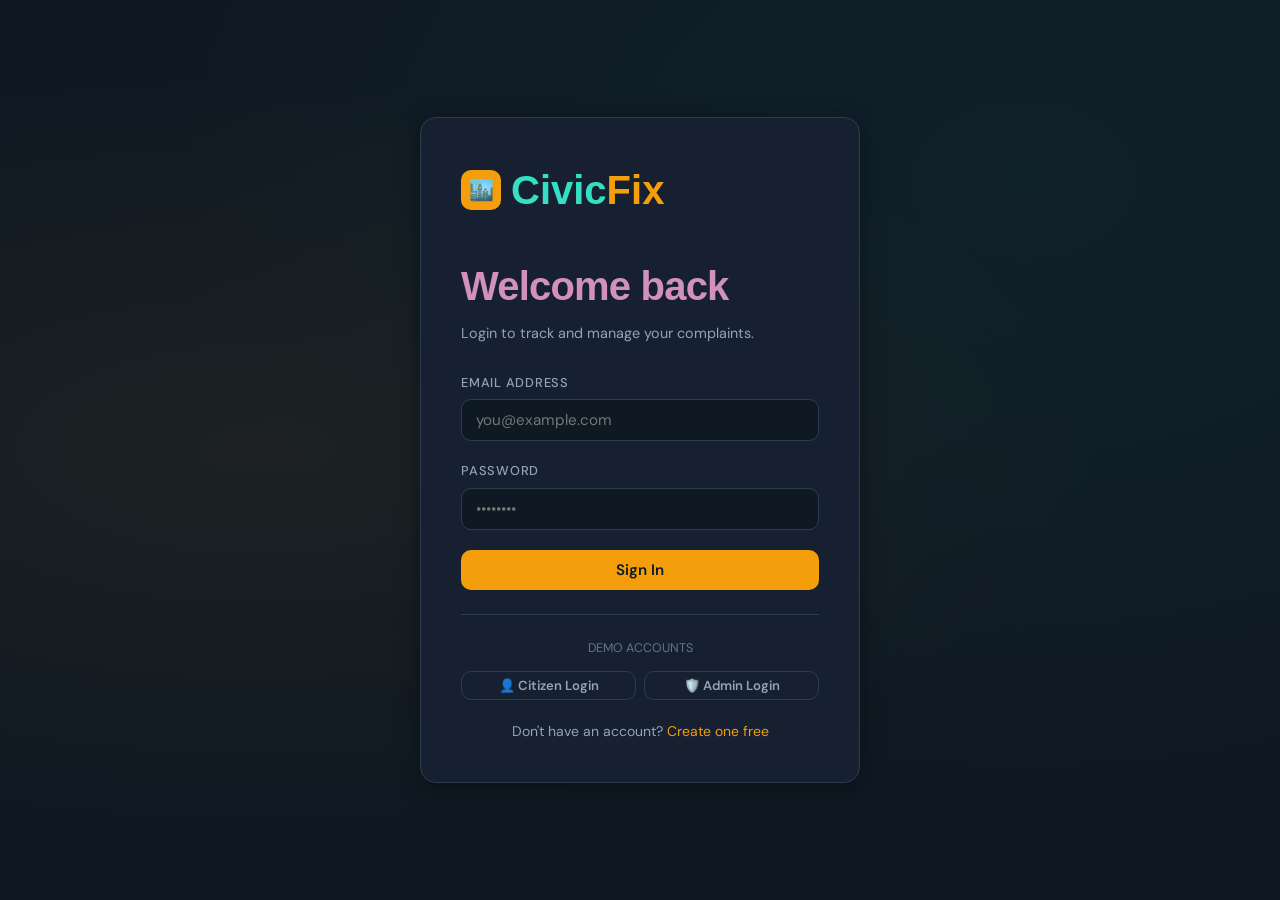
<file: login.html>
<!DOCTYPE html>
<html lang="en">
<head>
<meta charset="UTF-8">
  <link rel="icon" href="data:image/svg+xml,<svg xmlns='http://www.w3.org/2000/svg' viewBox='0 0 100 100'><text y='.9em' font-size='90'>🏙️</text></svg>">
<meta name="viewport" content="width=device-width, initial-scale=1.0">
<title >Login — CivicFix</title>
<link rel="stylesheet" href="style.css">
</head>
<body class="auth-page">

<div class="auth-box">
  <a href="index.html" class="auth-logo">
    <div class="logo-icon">🏙️</div>
    <span style="font-family: 'Roboto', sans-serif; font-size: 2.5rem; color: #36dfc3;">Civic<em>Fix</em></span>
  </a>

  <h1 class="auth-title" style="font-family: 'Roboto', sans-serif; font-size: 2.5rem; color: #d290be;">Welcome back</h1>
  <p class="auth-sub">Login to track and manage your complaints.</p>

  <div id="alertBox"></div>

  <div class="form-group">
    <label>Email Address</label>
    <input type="email" id="email" placeholder="you@example.com" autocomplete="email">
  </div>
  <div class="form-group">
    <label>Password</label>
    <input type="password" id="password" placeholder="••••••••" autocomplete="current-password">
  </div>

  <button class="btn btn-primary btn-full" id="loginBtn" onclick="doLogin()">
    Sign In
  </button>

  <!-- Quick demo logins -->
  <div class="divider"></div>
  <p style="font-size:.78rem;color:var(--text-dim);text-align:center;margin-bottom:.75rem;">DEMO ACCOUNTS</p>
  <div style="display:grid;grid-template-columns:1fr 1fr;gap:.5rem;">
    <button class="btn btn-secondary btn-sm" onclick="fillDemo('user@civicfix.com','user123')">
      👤 Citizen Login
    </button>
    <button class="btn btn-secondary btn-sm" onclick="fillDemo('admin@civicfix.com','admin123')">
      🛡️ Admin Login
    </button>
  </div>

  <div class="auth-footer">
    Don't have an account? <a href="register.html">Create one free</a>
  </div>
</div>

<script>
function showAlert(msg, type='error') {
  const icons = { error: '⚠️', success: '✅', info: 'ℹ️' };
  document.getElementById('alertBox').innerHTML =
    `<div class="alert alert-${type}">${icons[type]} ${msg}</div>`;
}

function fillDemo(email, pass) {
  document.getElementById('email').value = email;
  document.getElementById('password').value = pass;
}

async function doLogin() {
  const email    = document.getElementById('email').value.trim();
  const password = document.getElementById('password').value;
  const btn      = document.getElementById('loginBtn');

  if (!email || !password) { showAlert('Please fill in all fields.'); return; }

  btn.disabled = true;
  btn.innerHTML = '<span class="spinner"></span> Signing in…';

  try {
    const res  = await fetch('/login', {
      method: 'POST',
      headers: { 'Content-Type': 'application/json' },
      credentials: 'include',
      body: JSON.stringify({ email, password })
    });
    const data = await res.json();

    if (!res.ok) { showAlert(data.error || 'Login failed.'); return; }

    showAlert('Login successful! Redirecting…', 'success');
    setTimeout(() => {
      window.location.href = data.user.role === 'admin'
        ? 'admin_dashboard.html'
        : 'user_dashboard.html';
    }, 700);
  } catch {
    showAlert('Network error. Is the Flask server running?');
  } finally {
    btn.disabled = false;
    btn.innerHTML = 'Sign In';
  }
}

// Allow Enter key
document.addEventListener('keydown', e => {
  if (e.key === 'Enter') doLogin();
});
</script>
</body>
</html>
</file>
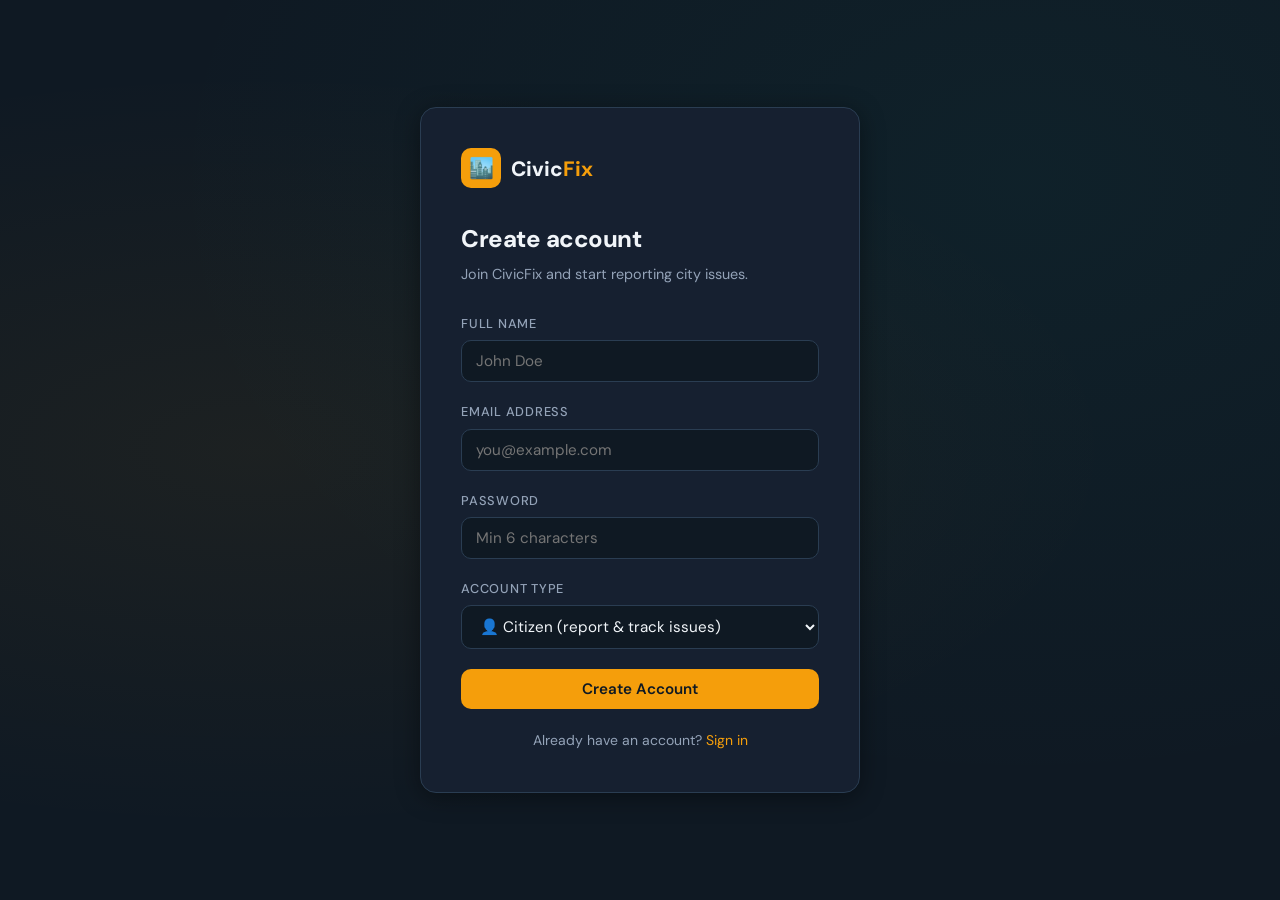
<file: register.html>
<!DOCTYPE html>
<html lang="en">
<head>
<meta charset="UTF-8">
  <link rel="icon" href="data:image/svg+xml,<svg xmlns='http://www.w3.org/2000/svg' viewBox='0 0 100 100'><text y='.9em' font-size='90'>🏙️</text></svg>">
<meta name="viewport" content="width=device-width, initial-scale=1.0">
<title>Register — CivicFix</title>
<link rel="stylesheet" href="style.css">
</head>
<body class="auth-page">

<div class="auth-box">
  <a href="index.html" class="auth-logo">
    <div class="logo-icon">🏙️</div>
    <span>Civic<em>Fix</em></span>
  </a>

  <h1 class="auth-title">Create account</h1>
  <p class="auth-sub">Join CivicFix and start reporting city issues.</p>

  <div id="alertBox"></div>

  <div class="form-group">
    <label>Full Name</label>
    <input type="text" id="name" placeholder="John Doe" autocomplete="name">
  </div>
  <div class="form-group">
    <label>Email Address</label>
    <input type="email" id="email" placeholder="you@example.com" autocomplete="email">
  </div>
  <div class="form-group">
    <label>Password</label>
    <input type="password" id="password" placeholder="Min 6 characters" autocomplete="new-password">
  </div>
  <div class="form-group">
    <label>Account Type</label>
    <select id="role">
      <option value="user">👤 Citizen (report & track issues)</option>
      <option value="admin">🛡️ Admin (manage all complaints)</option>
    </select>
  </div>

  <button class="btn btn-primary btn-full" id="regBtn" onclick="doRegister()">
    Create Account
  </button>

  <div class="auth-footer">
    Already have an account? <a href="login.html">Sign in</a>
  </div>
</div>

<script>
function showAlert(msg, type='error') {
  const icons = { error: '⚠️', success: '✅', info: 'ℹ️' };
  document.getElementById('alertBox').innerHTML =
    `<div class="alert alert-${type}">${icons[type]} ${msg}</div>`;
}

async function doRegister() {
  const name     = document.getElementById('name').value.trim();
  const email    = document.getElementById('email').value.trim();
  const password = document.getElementById('password').value;
  const role     = document.getElementById('role').value;
  const btn      = document.getElementById('regBtn');

  if (!name || !email || !password) { showAlert('All fields are required.'); return; }
  if (password.length < 6) { showAlert('Password must be at least 6 characters.'); return; }

  btn.disabled = true;
  btn.innerHTML = '<span class="spinner"></span> Creating account…';

  try {
    const res  = await fetch('/register', {
      method: 'POST',
      headers: { 'Content-Type': 'application/json' },
      credentials: 'include',
      body: JSON.stringify({ name, email, password, role })
    });
    const data = await res.json();

    if (!res.ok) { showAlert(data.error || 'Registration failed.'); return; }

    showAlert('Account created! Redirecting to login…', 'success');
    setTimeout(() => { window.location.href = 'login.html'; }, 1200);
  } catch {
    showAlert('Network error. Is the Flask server running?');
  } finally {
    btn.disabled = false;
    btn.innerHTML = 'Create Account';
  }
}

document.addEventListener('keydown', e => { if (e.key === 'Enter') doRegister(); });
</script>
</body>
</html>
</file>
<file: style.css>
/* =============================================
   CivicFix — Shared Design System
   Aesthetic: Industrial civic + warm humanity
   ============================================= */

@import url('https://fonts.googleapis.com/css2?family=DM Sans:wght@400;600;700;800&family=DM+Sans:wght@300;400;500&display=swap');

:root {
  --civic-dark:    #0f1923;
  --civic-mid:     #1c2a38;
  --civic-border:  #2a3d52;
  --civic-amber:   #f59e0b;
  --civic-amber2:  #fbbf24;
  --civic-teal:    #14b8a6;
  --civic-red:     #ef4444;
  --civic-green:   #22c55e;
  --civic-blue:    #3b82f6;
  --text-primary:  #f1f5f9;
  --text-muted:    #94a3b8;
  --text-dim:      #64748b;
  --card-bg:       #162030;
  --input-bg:      #0f1923;
  --radius:        10px;
  --radius-lg:     16px;
  --shadow:        0 4px 24px rgba(0,0,0,0.4);
}

*, *::before, *::after { box-sizing: border-box; margin: 0; padding: 0; }

html { scroll-behavior: smooth; }

body {
  font-family: 'DM Sans', sans-serif;
  background: var(--civic-dark);
  color: var(--text-primary);
  min-height: 100vh;
  line-height: 1.6;
}

/* ── Typography ── */
h1, h2, h3, h4 {
  font-family: 'DM Sans', sans-serif;
  letter-spacing: -0.02em;
}

/* ── Navbar ── */
.navbar {
  background: var(--civic-mid);
  border-bottom: 1px solid var(--civic-border);
  padding: 0 2rem;
  height: 64px;
  display: flex;
  align-items: center;
  justify-content: space-between;
  position: sticky;
  top: 0;
  z-index: 100;
}
.navbar-brand {
  display: flex;
  align-items: center;
  gap: 10px;
  text-decoration: none;
}
.navbar-brand .logo-icon {
  width: 36px; height: 36px;
  background: var(--civic-amber);
  border-radius: 8px;
  display: grid;
  place-items: center;
  font-size: 18px;
}
.navbar-brand span {
  font-family: 'DM Sans', sans-serif;
  font-weight: 800;
  font-size: 1.2rem;
  color: var(--text-primary);
}
.navbar-brand span em {
  color: var(--civic-amber);
  font-style: normal;
}
.nav-links {
  display: flex;
  align-items: center;
  gap: 0.5rem;
}
.nav-links a, .nav-links button {
  padding: 6px 16px;
  border-radius: var(--radius);
  font-family: 'DM Sans', sans-serif;
  font-size: 0.875rem;
  font-weight: 500;
  cursor: pointer;
  text-decoration: none;
  transition: all 0.2s;
  border: none;
}
.nav-links a {
  color: var(--text-muted);
  background: transparent;
}
.nav-links a:hover { color: var(--text-primary); background: var(--civic-border); }
.btn-nav-primary {
  background: var(--civic-amber) !important;
  color: var(--civic-dark) !important;
  font-weight: 700 !important;
}
.btn-nav-primary:hover { background: var(--civic-amber2) !important; }
.btn-nav-ghost {
  background: transparent;
  color: var(--text-muted) !important;
  border: 1px solid var(--civic-border) !important;
}
.btn-nav-ghost:hover { border-color: var(--civic-amber) !important; color: var(--civic-amber) !important; }

/* ── Cards ── */
.card {
  background: var(--card-bg);
  border: 1px solid var(--civic-border);
  border-radius: var(--radius-lg);
  padding: 1.75rem;
}
.card-title {
  font-family: 'DM Sans', sans-serif;
  font-size: 1.1rem;
  font-weight: 700;
  margin-bottom: 0.25rem;
}

/* ── Form Elements ── */
.form-group { display: flex; flex-direction: column; gap: 6px; margin-bottom: 1.25rem; }
.form-group label {
  font-size: 0.8rem;
  font-weight: 500;
  color: var(--text-muted);
  text-transform: uppercase;
  letter-spacing: 0.06em;
}
.form-group input,
.form-group textarea,
.form-group select {
  background: var(--input-bg);
  border: 1px solid var(--civic-border);
  border-radius: var(--radius);
  padding: 10px 14px;
  color: var(--text-primary);
  font-family: 'DM Sans', sans-serif;
  font-size: 0.95rem;
  transition: border-color 0.2s;
  outline: none;
  width: 100%;
}
.form-group input:focus,
.form-group textarea:focus,
.form-group select:focus {
  border-color: var(--civic-amber);
  box-shadow: 0 0 0 3px rgba(245,158,11,0.15);
}
.form-group select option { background: var(--civic-mid); }
.form-group textarea { resize: vertical; min-height: 100px; }

/* ── Buttons ── */
.btn {
  display: inline-flex;
  align-items: center;
  justify-content: center;
  gap: 8px;
  padding: 10px 22px;
  border-radius: var(--radius);
  font-family: 'DM Sans', sans-serif;
  font-size: 0.95rem;
  font-weight: 600;
  cursor: pointer;
  border: none;
  transition: all 0.2s;
  text-decoration: none;
}
.btn-primary {
  background: var(--civic-amber);
  color: var(--civic-dark);
}
.btn-primary:hover { background: var(--civic-amber2); transform: translateY(-1px); }
.btn-secondary {
  background: transparent;
  color: var(--text-muted);
  border: 1px solid var(--civic-border);
}
.btn-secondary:hover { border-color: var(--civic-amber); color: var(--civic-amber); }
.btn-danger { background: var(--civic-red); color: #fff; }
.btn-danger:hover { background: #dc2626; }
.btn-full { width: 100%; }
.btn:disabled { opacity: 0.5; cursor: not-allowed; }
.btn-sm { padding: 5px 14px; font-size: 0.82rem; }

/* ── Status Badges ── */
.badge {
  display: inline-flex;
  align-items: center;
  gap: 5px;
  padding: 3px 10px;
  border-radius: 99px;
  font-size: 0.75rem;
  font-weight: 600;
  text-transform: uppercase;
  letter-spacing: 0.04em;
}
.badge-submitted  { background: rgba(59,130,246,0.15); color: var(--civic-blue); border: 1px solid rgba(59,130,246,0.3); }
.badge-inprogress { background: rgba(245,158,11,0.15); color: var(--civic-amber); border: 1px solid rgba(245,158,11,0.3); }
.badge-resolved   { background: rgba(34,197,94,0.15);  color: var(--civic-green); border: 1px solid rgba(34,197,94,0.3); }

/* ── Stat Cards ── */
.stats-grid {
  display: grid;
  grid-template-columns: repeat(auto-fit, minmax(150px, 1fr));
  gap: 1rem;
  margin-bottom: 2rem;
}
.stat-card {
  background: var(--card-bg);
  border: 1px solid var(--civic-border);
  border-radius: var(--radius-lg);
  padding: 1.25rem 1.5rem;
  display: flex;
  flex-direction: column;
  gap: 4px;
}
.stat-card .stat-value {
  font-family: 'DM Sans', sans-serif;
  font-size: 2rem;
  font-weight: 800;
  line-height: 1;
}
.stat-card .stat-label {
  font-size: 0.78rem;
  color: var(--text-muted);
  text-transform: uppercase;
  letter-spacing: 0.05em;
}
.stat-card.accent-amber { border-color: rgba(245,158,11,0.4); }
.stat-card.accent-amber .stat-value { color: var(--civic-amber); }
.stat-card.accent-blue .stat-value { color: var(--civic-blue); }
.stat-card.accent-green .stat-value { color: var(--civic-green); }
.stat-card.accent-teal .stat-value  { color: var(--civic-teal); }

/* ── Alerts ── */
.alert {
  padding: 12px 16px;
  border-radius: var(--radius);
  font-size: 0.9rem;
  margin-bottom: 1rem;
  display: flex;
  align-items: center;
  gap: 8px;
}
.alert-error   { background: rgba(239,68,68,0.1);   border: 1px solid rgba(239,68,68,0.3);   color: #fca5a5; }
.alert-success { background: rgba(34,197,94,0.1);   border: 1px solid rgba(34,197,94,0.3);   color: #86efac; }
.alert-info    { background: rgba(59,130,246,0.1);  border: 1px solid rgba(59,130,246,0.3);  color: #93c5fd; }

/* ── Table ── */
.table-wrap { overflow-x: auto; border-radius: var(--radius-lg); border: 1px solid var(--civic-border); }
table { width: 100%; border-collapse: collapse; }
thead tr { background: var(--civic-mid); }
thead th {
  padding: 12px 16px;
  font-family: 'DM Sans', sans-serif;
  font-size: 0.75rem;
  text-transform: uppercase;
  letter-spacing: 0.08em;
  color: var(--text-muted);
  text-align: left;
  white-space: nowrap;
}
tbody tr {
  border-top: 1px solid var(--civic-border);
  transition: background 0.15s;
}
tbody tr:hover { background: rgba(255,255,255,0.03); }
tbody td { padding: 12px 16px; font-size: 0.9rem; vertical-align: middle; }

/* ── Filter bar ── */
.filter-bar {
  display: flex;
  align-items: center;
  gap: 0.75rem;
  flex-wrap: wrap;
  margin-bottom: 1.5rem;
}
.filter-btn {
  padding: 6px 16px;
  border-radius: 99px;
  border: 1px solid var(--civic-border);
  background: transparent;
  color: var(--text-muted);
  font-size: 0.82rem;
  font-weight: 500;
  cursor: pointer;
  transition: all 0.2s;
  font-family: 'DM Sans', sans-serif;
}
.filter-btn:hover, .filter-btn.active {
  border-color: var(--civic-amber);
  color: var(--civic-amber);
  background: rgba(245,158,11,0.08);
}

/* ── Auth Layout ── */
.auth-page {
  min-height: 100vh;
  display: flex;
  align-items: center;
  justify-content: center;
  padding: 2rem;
  background:
    radial-gradient(ellipse at 20% 50%, rgba(245,158,11,0.06) 0%, transparent 60%),
    radial-gradient(ellipse at 80% 20%, rgba(20,184,166,0.05) 0%, transparent 60%),
    var(--civic-dark);
}
.auth-box {
  width: 100%;
  max-width: 440px;
  background: var(--card-bg);
  border: 1px solid var(--civic-border);
  border-radius: var(--radius-lg);
  padding: 2.5rem;
  box-shadow: var(--shadow);
}
.auth-logo {
  display: flex;
  align-items: center;
  gap: 10px;
  margin-bottom: 2rem;
  text-decoration: none;
}
.auth-logo .logo-icon {
  width: 40px; height: 40px;
  background: var(--civic-amber);
  border-radius: 10px;
  display: grid;
  place-items: center;
  font-size: 20px;
}
.auth-logo span {
  font-family: 'DM Sans', sans-serif;
  font-size: 1.3rem;
  font-weight: 800;
  color: var(--text-primary);
}
.auth-logo span em { color: var(--civic-amber); font-style: normal; }
.auth-title { font-size: 1.5rem; font-weight: 800; margin-bottom: 0.25rem; }
.auth-sub { color: var(--text-muted); font-size: 0.9rem; margin-bottom: 1.75rem; }
.auth-footer { text-align: center; margin-top: 1.25rem; font-size: 0.875rem; color: var(--text-muted); }
.auth-footer a { color: var(--civic-amber); text-decoration: none; }
.auth-footer a:hover { text-decoration: underline; }

/* ── Dashboard Layout ── */
.dash-layout {
  display: grid;
  grid-template-columns: 240px 1fr;
  min-height: calc(100vh - 64px);
}
.sidebar {
  background: var(--civic-mid);
  border-right: 1px solid var(--civic-border);
  padding: 1.5rem 1rem;
  display: flex;
  flex-direction: column;
  gap: 4px;
}
.sidebar-label {
  font-size: 0.68rem;
  text-transform: uppercase;
  letter-spacing: 0.1em;
  color: var(--text-dim);
  padding: 0.5rem 0.75rem 0.25rem;
  margin-top: 0.5rem;
}
.sidebar a {
  display: flex;
  align-items: center;
  gap: 10px;
  padding: 9px 12px;
  border-radius: var(--radius);
  text-decoration: none;
  color: var(--text-muted);
  font-size: 0.88rem;
  font-weight: 500;
  transition: all 0.2s;
}
.sidebar a:hover, .sidebar a.active {
  background: rgba(245,158,11,0.1);
  color: var(--civic-amber);
}
.sidebar a .icon { font-size: 1rem; width: 20px; text-align: center; }
.dash-main { padding: 2rem; overflow-y: auto; }
.dash-header { margin-bottom: 2rem; }
.dash-header h1 { font-size: 1.6rem; font-weight: 800; }
.dash-header p { color: var(--text-muted); font-size: 0.9rem; margin-top: 2px; }

/* ── Complaint Card (user list) ── */
.complaint-cards { display: flex; flex-direction: column; gap: 1rem; }
.complaint-card {
  background: var(--card-bg);
  border: 1px solid var(--civic-border);
  border-radius: var(--radius-lg);
  padding: 1.25rem 1.5rem;
  display: grid;
  grid-template-columns: 1fr auto;
  gap: 0.75rem;
  transition: border-color 0.2s;
}
.complaint-card:hover { border-color: var(--civic-amber); }
.cc-title { font-family: 'DM Sans', sans-serif; font-size: 1.5rem; font-weight: 700; margin-bottom: 4px; }
.cc-meta { font-size: 0.8rem; color: var(--text-muted); display: flex; gap: 1rem; flex-wrap: wrap; }
.cc-meta span { display: flex; align-items: center; gap: 4px; }
.cc-desc { font-size: 0.88rem; color: var(--text-muted); margin-top: 6px; }

/* ── Misc ── */
.divider { height: 1px; background: var(--civic-border); margin: 1.5rem 0; }
.text-muted { color: var(--text-muted); }
.text-amber { color: var(--civic-amber); }
.empty-state {
  text-align: center;
  padding: 4rem 2rem;
  color: var(--text-muted);
}
.empty-state .empty-icon { font-size: 3rem; margin-bottom: 1rem; }
.empty-state h3 { font-family: 'DM Sans', sans-serif; margin-bottom: 0.5rem; color: var(--text-primary); }
.spinner {
  width: 20px; height: 20px;
  border: 2px solid rgba(255,255,255,0.2);
  border-top-color: var(--civic-amber);
  border-radius: 50%;
  animation: spin 0.7s linear infinite;
  display: inline-block;
}
@keyframes spin { to { transform: rotate(360deg); } }

/* ── File Upload ── */
.file-drop {
  border: 2px dashed var(--civic-border);
  border-radius: var(--radius);
  padding: 2rem;
  text-align: center;
  cursor: pointer;
  transition: all 0.2s;
  color: var(--text-muted);
  font-size: 0.9rem;
}
.file-drop:hover, .file-drop.drag-over {
  border-color: var(--civic-amber);
  background: rgba(245,158,11,0.05);
  color: var(--civic-amber);
}
.file-drop input { display: none; }

@media (max-width: 768px) {
  .dash-layout { grid-template-columns: 1fr; }
  .sidebar { display: none; }
  .stats-grid { grid-template-columns: 1fr 1fr; }
}
</file>
